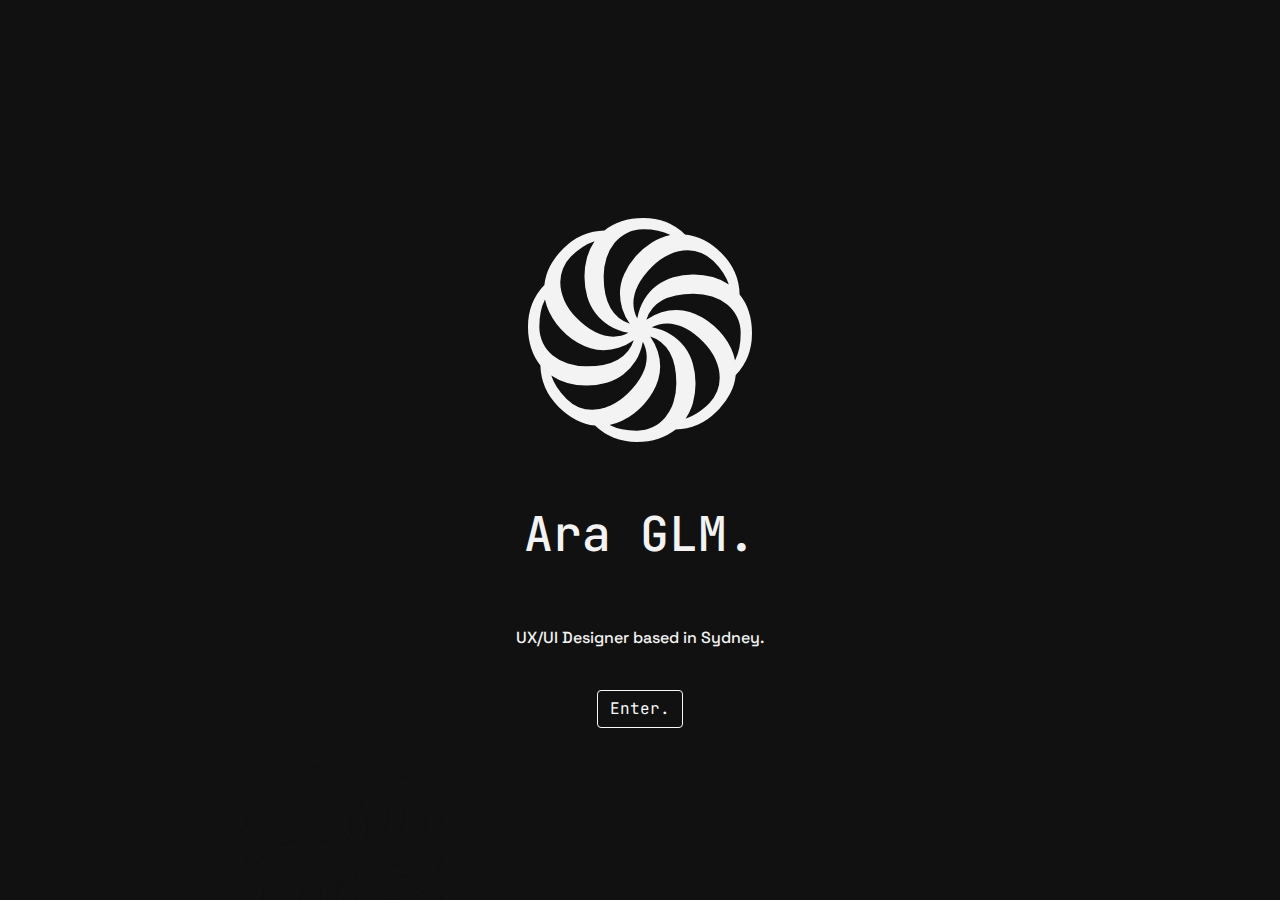
<file: index.html>
<!DOCTYPE html>
<html lang="en">

<head>
    <meta charset="UTF-8">
    <meta name="viewport" content="width=device-width, initial-scale=1.0">
    <title>User Experience Design Portfolio of Ara Giulambarian</title>
    <link rel="preconnect" href="https://fonts.gstatic.com"> 
    <link href="https://fonts.googleapis.com/css2?family=JetBrains+Mono&display=swap" rel="stylesheet">
    <link rel="preconnect" href="https://fonts.gstatic.com"> 
    <link href="https://fonts.googleapis.com/css2?family=Space+Grotesk&display=swap" rel="stylesheet">
    <link rel="stylesheet" href="CSS/style.css">
    <link rel="stylesheet" href="https://stackpath.bootstrapcdn.com/bootstrap/4.3.1/css/bootstrap.min.css" integrity="sha384-ggOyR0iXCbMQv3Xipma34MD+dH/1fQ784/j6cY/iJTQUOhcWr7x9JvoRxT2MZw1T" crossorigin="anonymous">
    <link rel="stylesheet" href="CSS/style.css">
    <link rel="stylesheet" href="CSS/animate.min.css">
    <link rel="stylesheet" href="CSS/animate.compat.css">
    <link rel="stylesheet" href="CSS/animate.css">

    <!-- Global site tag (gtag.js) - Google Analytics -->
<script async src="https://www.googletagmanager.com/gtag/js?id=G-1H3R2Z3089"></script>
<script>
  window.dataLayer = window.dataLayer || [];
  function gtag(){dataLayer.push(arguments);}
  gtag('js', new Date());

  gtag('config', 'G-1H3R2Z3089');
</script>
<!-- Hotjar Tracking Code for https://agalexei.github.io/ux_ui_hw_19/portfolio.html -->
<script>
    (function(h,o,t,j,a,r){
        h.hj=h.hj||function(){(h.hj.q=h.hj.q||[]).push(arguments)};
        h._hjSettings={hjid:2245738,hjsv:6};
        a=o.getElementsByTagName('head')[0];
        r=o.createElement('script');r.async=1;
        r.src=t+h._hjSettings.hjid+j+h._hjSettings.hjsv;
        a.appendChild(r);
    })(window,document,'https://static.hotjar.com/c/hotjar-','.js?sv=');
</script>

<body class="intro-page">
    <div class="wow fadeInLeft" data-wow-duration="0.5s" data-wow-delay="1.s">
    <div class="jumbotron text-center">
        <div class="intro">
            <img src="images/icon.svg" alt="eternity logo">
            <div class="title ln">
                <h1>Ara GLM.</h1>
                <h6>UX/UI Designer based in Sydney.</h6> 
                <a href="portfolio.html">
            <button type="button" class="btn btn-outline-light">Enter.</button>

    <header>

    </header>
    
    <main class="grid ln">
        <aside class="ln">
            <div class="logo ln">
                <div class="wow fadeInDown">
                    <a href="index.html">
                <img class="logo-placeholder" src="images/logo.png" alt=logo>
                    </a>
                </div>
            </div>
            <div class="title ln">
                <h1>Ara GLM.</h1><div class="box"></div>
                <h6>UX/UI Designer based in Sydney.</h6> 
            </div>
            <nav class="ln">
                <a href="CV/Ara_Resume_UXUI.pdf" target="_blank">
                    <button class="button1">My Resume</button>
                </a>
                <a href="index.html">
                    <li class="highlight1">Portfolio</li>
                </a>
                <a href="about.html">
                    <li>About</li>
                </a>
                <a href="contact.html">
                    <li>Contact</li>
                </a>
                <a href=http://linkedin.com/in/aragiulambarian target="_blank">
                    <button class="button1">LinkedIn</button>
                </a>
            </nav>
        </aside>
        <div class="tiles ln">
            <div class="wow fadeInRight" data-wow-duration="0.5s">
                <a href="cer.html">
            <div class="tile ln">
                <div class="tile-banner1">
                    <h3>Clean Energy Regulator</h3>
                </div>
            </div>
        </a>
            </div>
            <div class="wow fadeInRight" data-wow-duration="0.5s">
                <a href="tm.html">
            <div class="tile2 ln">
                <div class="tile-banner2">
                    <h3>Tinder Matchmaker</h3>
                </div>
            </div>
            </a>
            </div>
            <div class="wow fadeInRight" data-wow-duration="0.5s">
                <a href="fbm.html">
            <div class="tile3 ln">
                <div class="tile-banner3">
                    <h3>FoodByMe App</h3>
                </div>
            </div>
>>>>>>> 1e619541db2a0410560914f9cfae0dfc45dba514
            </a>
</div>
</div>

<script src="https://code.jquery.com/jquery-3.3.1.slim.min.js" integrity="sha384-q8i/X+965DzO0rT7abK41JStQIAqVgRVzpbzo5smXKp4YfRvH+8abtTE1Pi6jizo" crossorigin="anonymous"></script>
<script src="https://cdnjs.cloudflare.com/ajax/libs/popper.js/1.14.7/umd/popper.min.js" integrity="sha384-UO2eT0CpHqdSJQ6hJty5KVphtPhzWj9WO1clHTMGa3JDZwrnQq4sF86dIHNDz0W1" crossorigin="anonymous"></script>
<script src="https://stackpath.bootstrapcdn.com/bootstrap/4.3.1/js/bootstrap.min.js" integrity="sha384-JjSmVgyd0p3pXB1rRibZUAYoIIy6OrQ6VrjIEaFf/nJGzIxFDsf4x0xIM+B07jRM" crossorigin="anonymous"></script>
<script src="JS/wow.min.js"></script>
<script src="JS/index.js"></script>
<script src="JS/wow.js"></script>
<script>
new WOW().init();
</script>
</body>

</html>
</file>
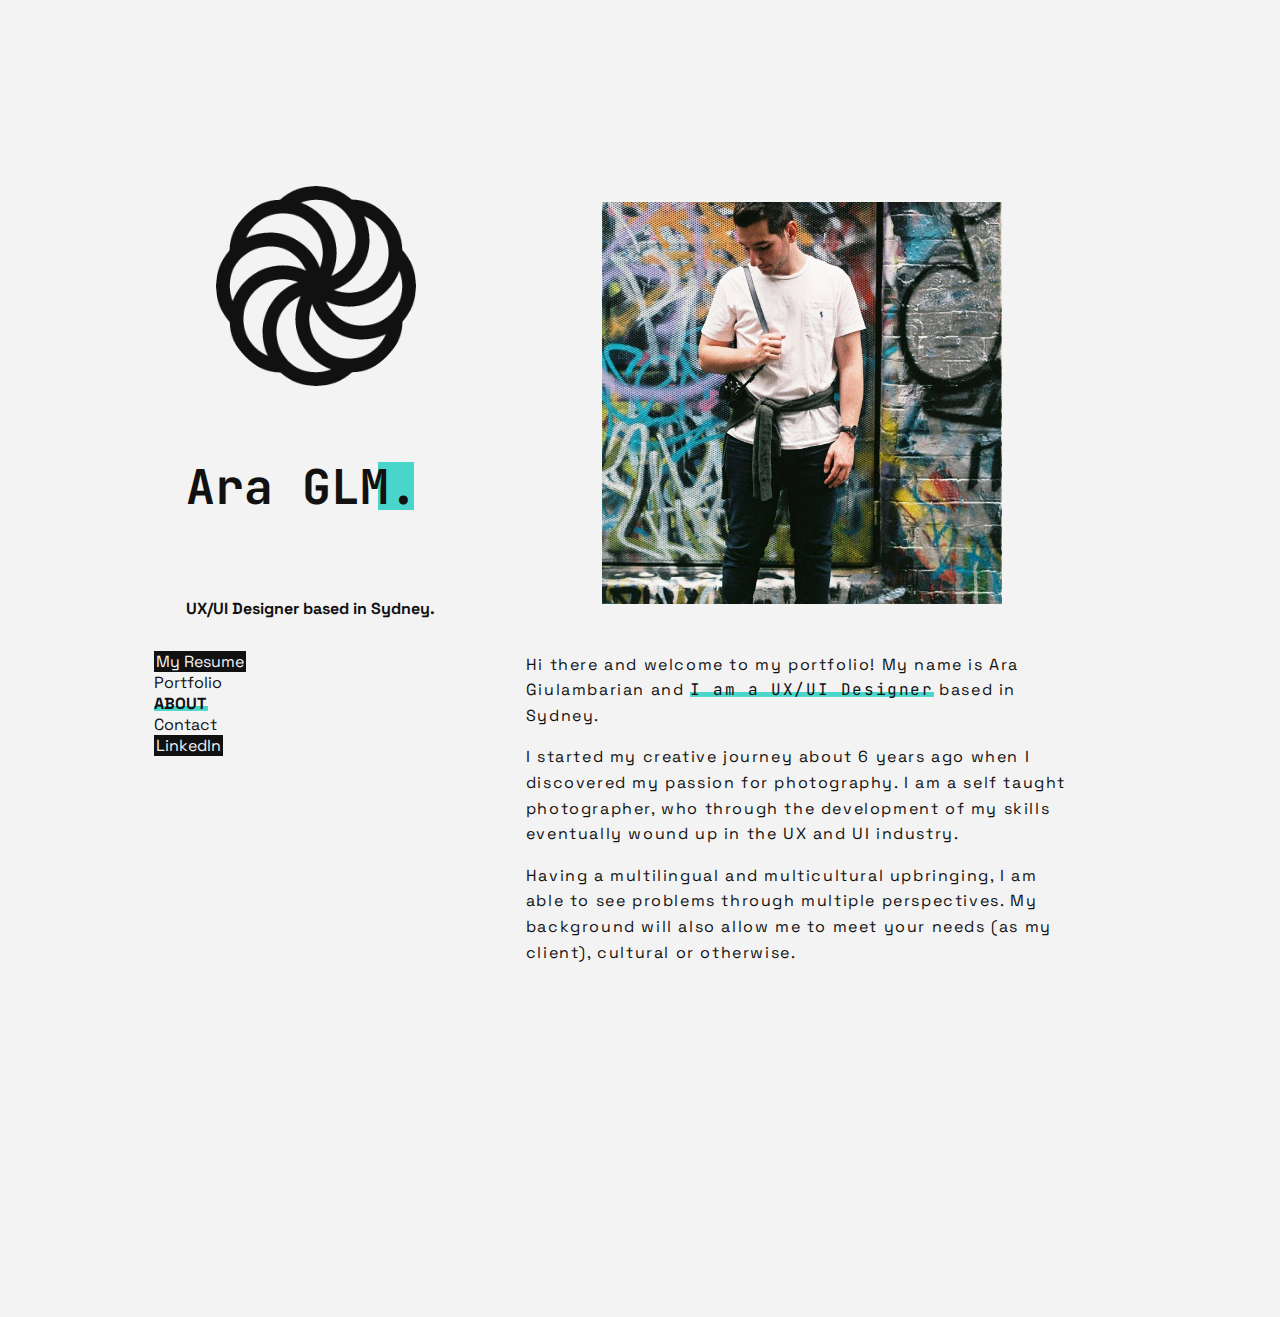
<file: about.html>
<!DOCTYPE html>
<html lang="en">
    <head>
        <meta charset="UTF-8">
        <meta name="viewport" content="width=device-width, initial-scale=1.0">
        <title>User Experience Design Portfolio of Ara Giulambarian</title>
        <link rel="preconnect" href="https://fonts.gstatic.com"> 
        <link href="https://fonts.googleapis.com/css2?family=JetBrains+Mono&display=swap" rel="stylesheet">
        <link rel="preconnect" href="https://fonts.gstatic.com"> 
        <link href="https://fonts.googleapis.com/css2?family=Space+Grotesk&display=swap" rel="stylesheet">
        <link rel="stylesheet" href="CSS/style.css">
        <link rel="stylesheet" href="CSS/animate.min.css">
        <link rel="stylesheet" href="CSS/animate.compat.css">
        <link rel="stylesheet" href="CSS/animate.css">
</head>
<body>
        <main class="grid ln">
            <aside class="ln">
                <div class="logo ln">
                    <div class="wow fadeInDown">
                        <a href="portfolio.html">
                            <img class="logo-placeholder" src="images/logo.png" alt=logo>
                        </a>
                    </div>
                </div>
                <div class="title ln">
                    <h1>Ara GLM.</h1><div class="box"></div>
                    <h6>UX/UI Designer based in Sydney.</h6> 
                </div>
                <nav class="ln">
                    <a href="CV/Ara_Resume_UXUI.pdf" target="_blank">
                        <button class="button1">My Resume</button>
                    </a>
                    <a href="portfolio.html">
                        <li>Portfolio</li>
                    </a>
                    <a href="about.html">
                        <li class="highlight2">About</li>
                    </a>
                    <a href="contact.html">
                        <li>Contact</li>
                    </a>
                    <a href=http://linkedin.com/in/aragiulambarian target="_blank">
                        <button class="button1">LinkedIn</button>
                    </a>
                </nav>
            </aside>

            <div class="tiles ln">
            <section class="tile-img">
                <img class="wow fadeInDown" data-wow-duration="0.5s" data-wow-delay="1s" src="images/me.png" alt="Ara Giulambarian" style="max-width:400px;">
            </section>
            <div class="tiles-text">
                <div class="wow fadeInDown" data-wow-duration="0.5s" data-wow-delay="1.2s"><p>Hi there and welcome to my portfolio! My name is Ara Giulambarian and <span class="highlight4">I am a UX/UI Designer</span> based in Sydney.</p></div>
                <p class="wow fadeInDown" data-wow-duration="0.5s" data-wow-delay="1.4s">I started my creative journey about 6 years ago when I discovered my passion for photography. I am a self taught photographer, who through the development of my skills eventually wound up in the UX and UI industry. </p>
                <p class="wow fadeInDown" data-wow-duration="0.5s" data-wow-delay="1.6s">Having a multilingual and multicultural upbringing, I am able to see problems through multiple perspectives. My background will also allow me to meet your needs (as my client), cultural or otherwise.</p>
                <p class="wow fadeInDown" data-wow-duration="0.5s" data-wow-delay="1.8s">I enjoy all aspects of the design process. My academic and market research background allows me critically perform user research, identify surprising and key user insights in the User Research process. My creative passions shine through in the User Interface elements and I also enjoy front-end development with my working knowledge in HTML, CSS and Javascript.</p>
                <p class="wow fadeInDown" data-wow-duration="0.5s" data-wow-delay="2s">By approaching scenarios through different perspectives and an open mindset, I can easily solve your user’s problems through creativity and critical thinking.</p>
            </div>
        </div>
    </main>

    <script src="https://cdnjs.cloudflare.com/ajax/libs/wow/1.1.2/wow.min.js" integrity="sha512-Eak/29OTpb36LLo2r47IpVzPBLXnAMPAVypbSZiZ4Qkf8p/7S/XRG5xp7OKWPPYfJT6metI+IORkR5G8F900+g==" crossorigin="anonymous"></script>
    <script src="https://code.jquery.com/jquery-3.5.1.min.js"   integrity="sha256-9/aliU8dGd2tb6OSsuzixeV4y/faTqgFtohetphbbj0="   crossorigin="anonymous"></script>
    <script src="JS/wow.min.js"></script>
    <script src="JS/index.js"></script>
    <script src="JS/wow.js"></script>
    <script>
    new WOW().init();
    </script>

    </body>
    
    </html>
</file>
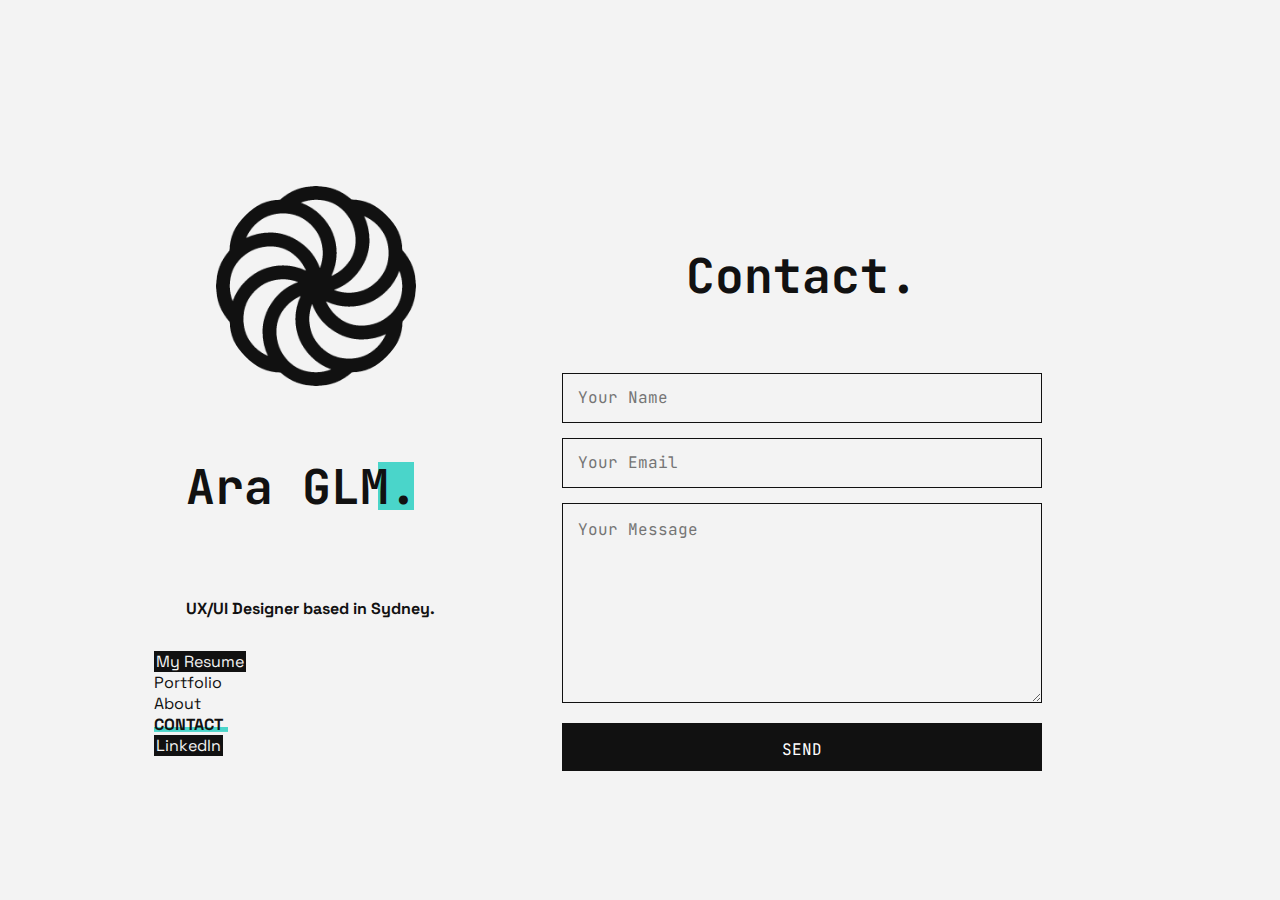
<file: contact.html>
<!DOCTYPE html>
<html lang="en">
    <head>
        <meta charset="UTF-8">
        <meta name="viewport" content="width=device-width, initial-scale=1.0">
        <title>User Experience Design Portfolio of Ara Giulambarian</title>
        <link rel="preconnect" href="https://fonts.gstatic.com"> 
        <link href="https://fonts.googleapis.com/css2?family=JetBrains+Mono&display=swap" rel="stylesheet">
        <link rel="preconnect" href="https://fonts.gstatic.com"> 
        <link href="https://fonts.googleapis.com/css2?family=Space+Grotesk&display=swap" rel="stylesheet">
        <link rel="stylesheet" href="CSS/style.css">
        <link rel="stylesheet" href="CSS/animate.min.css">
        <link rel="stylesheet" href="CSS/animate.compat.css">
        <link rel="stylesheet" href="CSS/animate.css">
</head>
<body>
        <main class="grid ln">
            <aside class="ln">
                <div class="logo ln">
                    <div class="wow fadeInDown">
                        <a href="portfolio.html">
                            <img class="logo-placeholder" src="images/logo.png" alt=logo>
                        </a>
                    </div>
                </div>
                <div class="title ln">
                    <h1>Ara GLM.</h1><div class="box"></div>
                    <h6>UX/UI Designer based in Sydney.</h6> 
                </div>
                <nav class="ln">
                    <a href="CV/Ara_Resume_UXUI.pdf" target="_blank">
                        <button class="button1">My Resume</button>
                    </a>
                    <a href="portfolio.html">
                        <li>Portfolio</li>
                    </a>
                    <a href="about.html">
                        <li>About</li>
                    </a>
                    <a href="contact.html">
                        <li class="highlight3">Contact</li>
                    </a>
                    <a href=http://linkedin.com/in/aragiulambarian target="_blank">
                        <button class="button1">LinkedIn</button>
                    </a>
                </nav>
            </aside>

            <div class="tiles ln">
            <section id="contact" class="contact-info">
                <h1 class="wow fadeInDown" data-wow-duration="0.5s" data-wow-delay="1s">Contact.</h1>
            </section>
            <section id="contact" class="contact-info">
            <form action="https://formspree.io/f/mjvpzalq" method="POST" id="my-form">
                <div class="wow fadeInDown" data-wow-duration="0.5s" data-wow-delay="1.2s">
                <input type="text" name="name" class="textField" placeholder="Your Name" required="">
                </div>
                <div class="wow fadeInDown" data-wow-duration="0.5s" data-wow-delay="1.4s">
                <input type="email" name="_replyto" class="textField" placeholder="Your Email" required="">
                </div>
                <div class="wow fadeInDown" data-wow-duration="0.5s" data-wow-delay="1.6s">
                <textarea name="message" class="textField messageField" placeholder="Your Message" required=""></textarea> 
                </div>
                <div class="wow fadeInDown" data-wow-duration="0.5s" data-wow-delay="1.8s">
                <input type="submit" class="textField submitButton" value="Send" placeholder="Send Message"></input>
                </div>
                <div id="status"></div>
              </form>
            </section>
        </div>

            </main>

            <script src="https://cdnjs.cloudflare.com/ajax/libs/wow/1.1.2/wow.min.js" integrity="sha512-Eak/29OTpb36LLo2r47IpVzPBLXnAMPAVypbSZiZ4Qkf8p/7S/XRG5xp7OKWPPYfJT6metI+IORkR5G8F900+g==" crossorigin="anonymous"></script>
            <script src="https://code.jquery.com/jquery-3.5.1.min.js"   integrity="sha256-9/aliU8dGd2tb6OSsuzixeV4y/faTqgFtohetphbbj0="   crossorigin="anonymous"></script>
            <script src="JS/wow.min.js"></script>
            <script src="JS/index.js"></script>
            <script src="JS/wow.js"></script>
            <script>
            new WOW().init();
            </script>
            </body>
            
            </html>
</file>
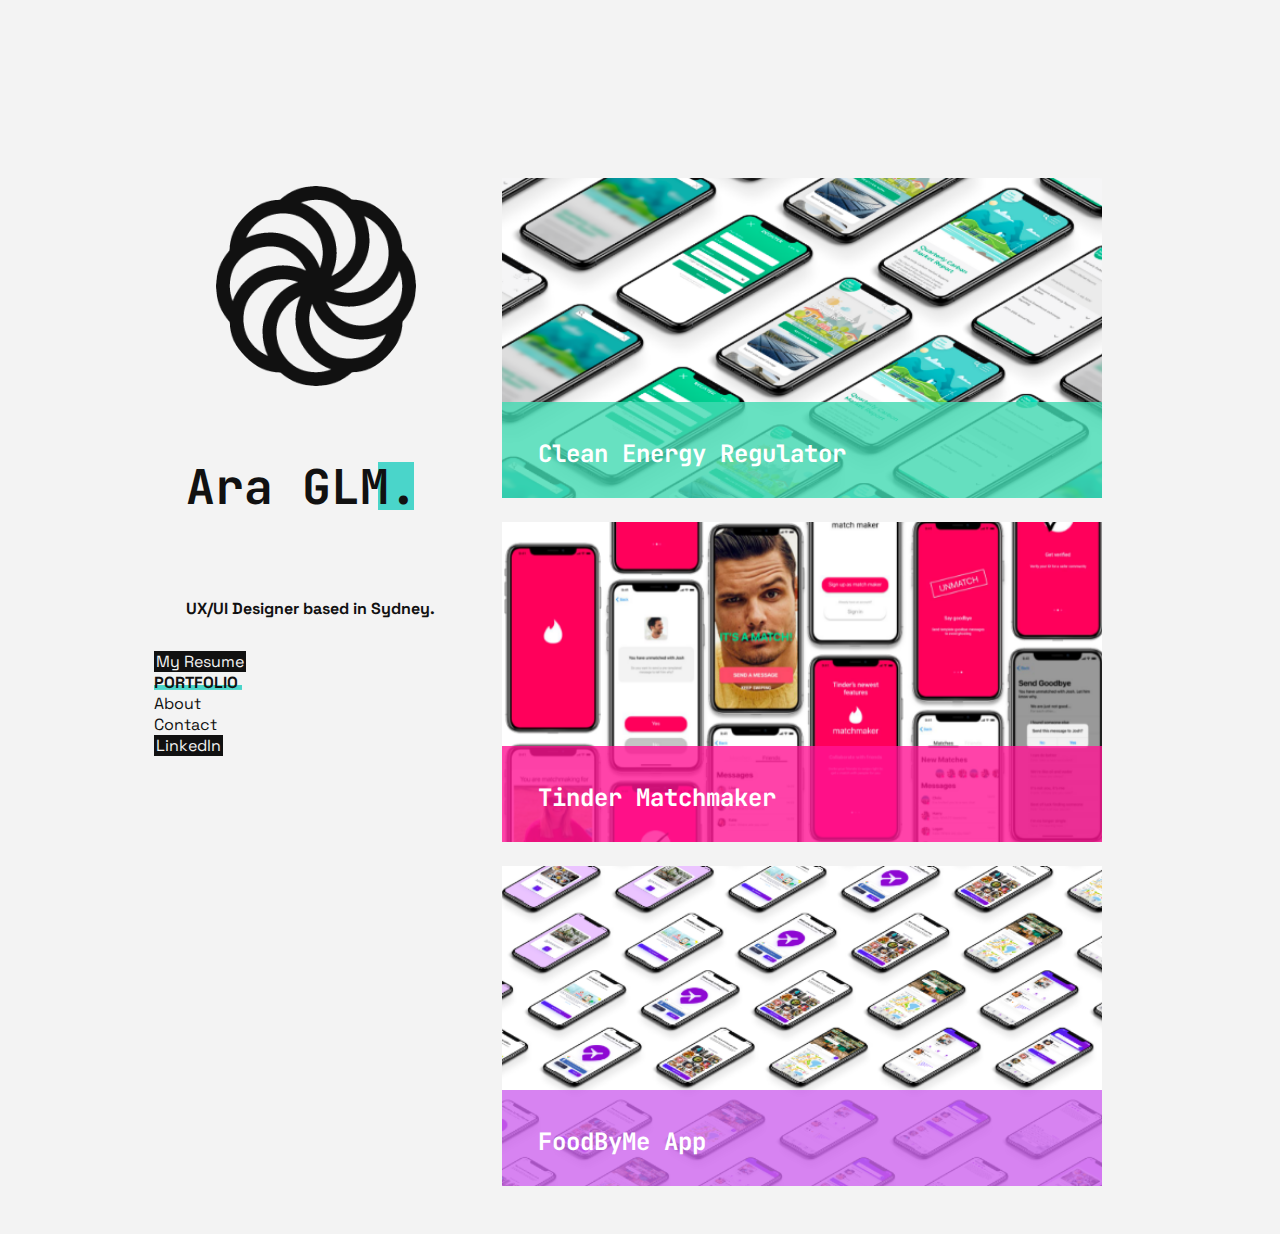
<file: portfolio.html>
<!DOCTYPE html>
<html lang="en">

<head>
    <meta charset="UTF-8">
    <meta name="viewport" content="width=device-width, initial-scale=1.0">
    <title>User Experience Design Portfolio of Ara Giulambarian</title>
    <link rel="preconnect" href="https://fonts.gstatic.com"> 
    <link href="https://fonts.googleapis.com/css2?family=JetBrains+Mono&display=swap" rel="stylesheet">
    <link rel="preconnect" href="https://fonts.gstatic.com"> 
    <link href="https://fonts.googleapis.com/css2?family=Space+Grotesk&display=swap" rel="stylesheet">
    <link rel="stylesheet" href="CSS/style.css">
    <link rel="stylesheet" href="CSS/animate.min.css">
    <link rel="stylesheet" href="CSS/animate.compat.css">
    <link rel="stylesheet" href="CSS/animate.css">
    <script async src="https://www.googletagmanager.com/gtag/js?id=G-1H3R2Z3089"></script>
<script>
  window.dataLayer = window.dataLayer || [];
  function gtag(){dataLayer.push(arguments);}
  gtag('js', new Date());

  gtag('config', 'G-1H3R2Z3089');
</script>
</head>

<body>

<main class="grid ln">
    <aside class="ln">
        <div class="logo ln">
            <div class="wow fadeInDown">
                <a href="portfolio.html">
            <img class="logo-placeholder" src="images/logo.png" alt=logo>
                </a>
            </div>
        </div>
        <div class="title ln">
            <h1>Ara GLM.</h1><div class="box"></div>
            <h6>UX/UI Designer based in Sydney.</h6> 
        </div>
        <nav class="ln">
            <a href="CV/Ara_Resume_UXUI.pdf" target="_blank">
                <button class="button1">My Resume</button>
            </a>
            <a href="portfolio.html">
                <li class="highlight1">Portfolio</li>
            </a>
            <a href="about.html">
                <li>About</li>
            </a>
            <a href="contact.html">
                <li>Contact</li>
            </a>
            <a href=http://linkedin.com/in/aragiulambarian target="_blank">
                <button class="button1">LinkedIn</button>
            </a>
        </nav>
    </aside>
    <div class="tiles ln">
        <div class="wow fadeInRight" data-wow-duration="0.5s">
            <a href="cer.html">
        <div class="tile ln">
            <div class="tile-banner1">
                <h3>Clean Energy Regulator</h3>
            </div>
        </div>
    </a>
        </div>
        <div class="wow fadeInRight" data-wow-duration="0.5s">
            <a href="tm.html">
        <div class="tile2 ln">
            <div class="tile-banner2">
                <h3>Tinder Matchmaker</h3>
            </div>
        </div>
        </a>
        </div>
        <div class="wow fadeInRight" data-wow-duration="0.5s">
            <a href="fbm.html">
        <div class="tile3 ln">
            <div class="tile-banner3">
                <h3>FoodByMe App</h3>
            </div>
        </div>
        </a>
        </div>

    </div>
</main>

<script src="https://cdnjs.cloudflare.com/ajax/libs/wow/1.1.2/wow.min.js" integrity="sha512-Eak/29OTpb36LLo2r47IpVzPBLXnAMPAVypbSZiZ4Qkf8p/7S/XRG5xp7OKWPPYfJT6metI+IORkR5G8F900+g==" crossorigin="anonymous"></script>
<script src="https://code.jquery.com/jquery-3.5.1.min.js"   integrity="sha256-9/aliU8dGd2tb6OSsuzixeV4y/faTqgFtohetphbbj0="   crossorigin="anonymous"></script>
<script src="JS/wow.min.js"></script>
<script src="JS/index.js"></script>
<script src="JS/wow.js"></script>
<script>
new WOW().init();
</script>
</body>

</html>
</file>
<file: CSS/style.css>
* {
    margin: 0;
    padding: 0;
    box-sizing: border-box;
    scroll-behavior: smooth;
    font-family: 'JetBrains Mono', monospace;
}
.jumbotron {
    background-image: url(../images/background.png);
    height: 100%;
    background-size: cover;
    background-position: center;
    border-radius: 0 !important;
    background-color: #111111;
    position: fixed;
    width: 100%;
    left: 0px;
    margin-left: 0;
}
.jumbotron h1 {
    color: #f3f3f3;
    margin: 24px 0;
    line-height: 1.5;
}
.jumbotron h6 {
    color: #f3f3f3;
    margin: 24px 0;
    line-height: 1.5;
}

.intro {
    padding-top: 0;
}
.intro img {
    width: 224px;
}
.intro-page {
    background-color:#111111;
}

h1 {
    color: #111111;
    font-size: 48px;
    font-family: 'JetBrains Mono', monospace;
    font-weight: medium;
    padding: 16px;
    white-space: nowrap;
    }
    
    p {
        color: #111111;
        font-family: 'Space Grotesk', sans-serif;
        font-size: 16px;
        margin: 0;
        letter-spacing: 0.1em;
        line-height: 1.6;
        margin-bottom: 16px;
        display: inline-block;
        }
    
    h4 {color: #f3f3f3;
        font-size: 24px;
        font-family: 'JetBrains Mono', monospace;
        font-weight:bold;
        padding: 4px;
        white-space: nowrap;
        background-blend-mode: multiply;
        }

    h3 {
        font-size: 24px;
        font-family: 'JetBrains Mono', monospace;
        font-weight:bold;
        padding: 4px;
        white-space: nowrap;
        background-blend-mode: multiply;
        position: relative;
        
    }
    
    h5 {color: #f3f3f3;
        font-family: 'Space Grotesk', sans-serif;
        font-size: 16px;
        padding: 4px;
        font-weight:normal;
        }
    
    h6 {color: #111111;
        font-family: 'Space Grotesk', sans-serif;
        font-size: 16px;
        margin: 0;
        padding: 16px;
        }
label {
    color: #111111;
    font-size: 16px;
    font-family: 'JetBrains Mono', monospace;
    font-weight: normal;
    white-space: nowrap;
    }



html,
body {
    width: 100%;
    height: 100%;
}

body {
    padding: 12%;
    background-color: #F3F3F3;
}

.grid {
    display: grid;
    grid-template-columns: repeat(12, 1fr);
}

aside {
    grid-column: span 4;
}

ul,
ol,
li {
    list-style: none;
}

.logo {
    width: 100%;
    display: flex;
    justify-content: center;
    align-items: center;
}

.logo-placeholder {
    border-radius: 50%;
    width: 200px;
    height: 200px;
    margin: 2rem;
}

.title {
    width: 100%;
    padding: 1rem;
}

.tiles {
    grid-column: 5 / 13;
    margin: 1.5rem;
}
.tiles-text {
    grid-column: 5 / 13;
    margin: 1.5rem;
}

@media only screen and (max-width: 720px) {
    .grid {
        grid-template-columns: repeat(4, 1fr);
    }
    .aside,
    .tiles {
        grid-column: span 4;
        margin: 0;
    }
    .tile-casestudy {
        max-width: 50%;
    }
    .navbar {
        background-color: rgba (255, 255, 255, .8)
    }
}

.tile {
    width: 100%;
    height: 320px;
    margin-bottom: 1.5rem;
    display: flex;
    align-items: flex-end;
    background: url("../images/cs1.png") no-repeat center;
    background-size: 100% auto;
    position: relative;
}
.tile2 {
    width: 100%;
    height: 320px;
    margin-bottom: 1.5rem;
    display: flex;
    align-items: flex-end;
    background: url("../images/cs2.png") no-repeat center;
    background-size: 100% auto;
}
.tile3 {
    width: 100%;
    height: 320px;
    margin-bottom: 1.5rem;
    display: flex;
    align-items: flex-end;
    background: url("../images/cs3.png") no-repeat center;
    background-size: 100% auto;
}

.box {
    background-color: #4AD5CA;
    width: 36px;
    height: 48px;
    position: relative;
    z-index: -2;
    left: 208px;
    bottom: 72px;
}

.tile-banner1 {
    width: 100%;
    height: 6rem;
    padding: 2rem;
    color: white;
    background-color: rgba(65, 217, 177, 0.8);
}
.tile-banner2 {
    width: 100%;
    height: 6rem;
    padding: 2rem;
    color: white;
    background-color:rgba(255, 20, 147, 0.8);
}
.tile-banner3 {
    width: 100%;
    height: 6rem;
    padding: 2rem;
    color: white;
    background-color:rgba(205, 100, 237, 0.8);
}
.tile-img {
    display: flex;
    max-height:450px;
    padding: 24px;
    justify-content: center;
    margin: 0 auto !important;
    object-fit:scale-down;
}
.tile-title {
    display: flex;
    padding: 24px;
}
.tile-casestudy {
    display: flex;
    justify-content: center;
    max-width:553px;
}

.button1 {
    background-color: #111111;
    color: #f3f3f3;
    border: none;
    cursor: pointer;
    text-align: center;
    font-family: 'Space Grotesk', sans-serif;
    font-size: 16px;
    padding-left:2px;
    padding-right:2px;
    }

.button2 {
    background-color: #111111;
    color: #f3f3f3;
    border: none;
    cursor: pointer;
    text-align: center;
    font-family: 'Space Grotesk', sans-serif;
    font-size: 16px;
    padding-left:2px;
    padding-right:2px;
    }

li {
    font-family: 'Space Grotesk', sans-serif;
    font-size: 16px;
    color: #111111;
    border: none;
    cursor: pointer;
    text-align: left;
}

a:link {
    color:#111111;
    background-color: transparent;
    text-decoration: none;
    }

    a:visited {
    color:#111111;
    background-color: transparent;
    text-decoration: none;
    }

    a:hover {
    color: #111111;
    text-decoration: none;
    background-color: transparent;
    }

    a:active {
    color: #111111;
    background-color: transparent;
    text-decoration: none;
    }

    .contact {
        grid-column: 5 / 13;
        width: 60%;
        margin: 0 auto;
        padding: 50px 0;
        z-index: 99;
        box-sizing: border-box;
        flex-direction: column;
    }
    .contact-info {
        grid-column: 5 / 13;
        display: flex;
        justify-content: center;
        margin: 50px 0;
    }
    .contact-info .textField {
        grid-column: 5 / 13;
        width: 100%; 
        height: 50px;
        border: 1px solid #111111;
        box-sizing: border-box;
        background-color: transparent;
        padding: 15px 15px;
        margin-bottom: 15px;
        font-family: 'JetBrains Mono', monospace;
        color: #111111; 
        font-size: 16px;
    }
    .contact-info .messageField {
        grid-column: 5 / 13;
        height: 200px;
    }
    .contact-info .submitButton {
        grid-column: 5 / 13;
        background-color: #111111;
        color: white;
        height: 48px;
        font-weight: medium;
        font-size: 16px;
        cursor: pointer;
        text-transform: uppercase;
    }

    .textField {
        resize: vertical;
    }

    #status {
        width: 100%;
        max-width: 500px;
        text-align: center;
        padding: 8px;
        color: #111111;
        font-family: 'JetBrains Mono', monospace;
        margin: 0 auto;
    }
    #status.success {
        background-color:#4AD5CA;
        animation: status 4s ease forwards;
    }
    #status.error {
        background-color:#d5664a;
        color: white;
        font-family: 'JetBrains Mono', monospace;
        animation: status 4s ease forwards;
    }


    @keyframes status {
        0%{
            opacity:1;
            pointer-events: all;
        }
        90%{
            opacity:1;
            pointer-events: all;
        }
        100%{
            opacity:0;
            pointer-events: none;
        }
    }

    #my-form {
        width: 80%;
    }

    .highlight1 {
        background: rgb(255,255,255);
        background: linear-gradient(180deg, rgba(255,255,255,0) 0%, rgba(255,255,255,0) 60%, rgba(74,213,202,1) 63%, rgba(74,213,202,1) 83%, rgba(255,255,255,0) 87%);
        width: 88px;
        text-transform: uppercase;
        font-weight: bold;
    }
    .highlight2 {
        background: rgb(255,255,255);
        background: linear-gradient(180deg, rgba(255,255,255,0) 0%, rgba(255,255,255,0) 60%, rgba(74,213,202,1) 63%, rgba(74,213,202,1) 83%, rgba(255,255,255,0) 87%);
        width: 54px;
        text-transform: uppercase;
        font-weight: bold;
    }
    .highlight3 {
        background: rgb(255,255,255);
        background: linear-gradient(180deg, rgba(255,255,255,0) 0%, rgba(255,255,255,0) 60%, rgba(74,213,202,1) 63%, rgba(74,213,202,1) 83%, rgba(255,255,255,0) 87%);
        width: 74px;
        text-transform: uppercase;
        font-weight: bold;
    }
    .highlight4 {
        background: rgb(255,255,255);
        background: linear-gradient(180deg, rgba(255,255,255,0) 0%, rgba(255,255,255,0) 60%, rgba(74,213,202,1) 63%, rgba(74,213,202,1) 83%, rgba(255,255,255,0) 87%);
    }
</file>
